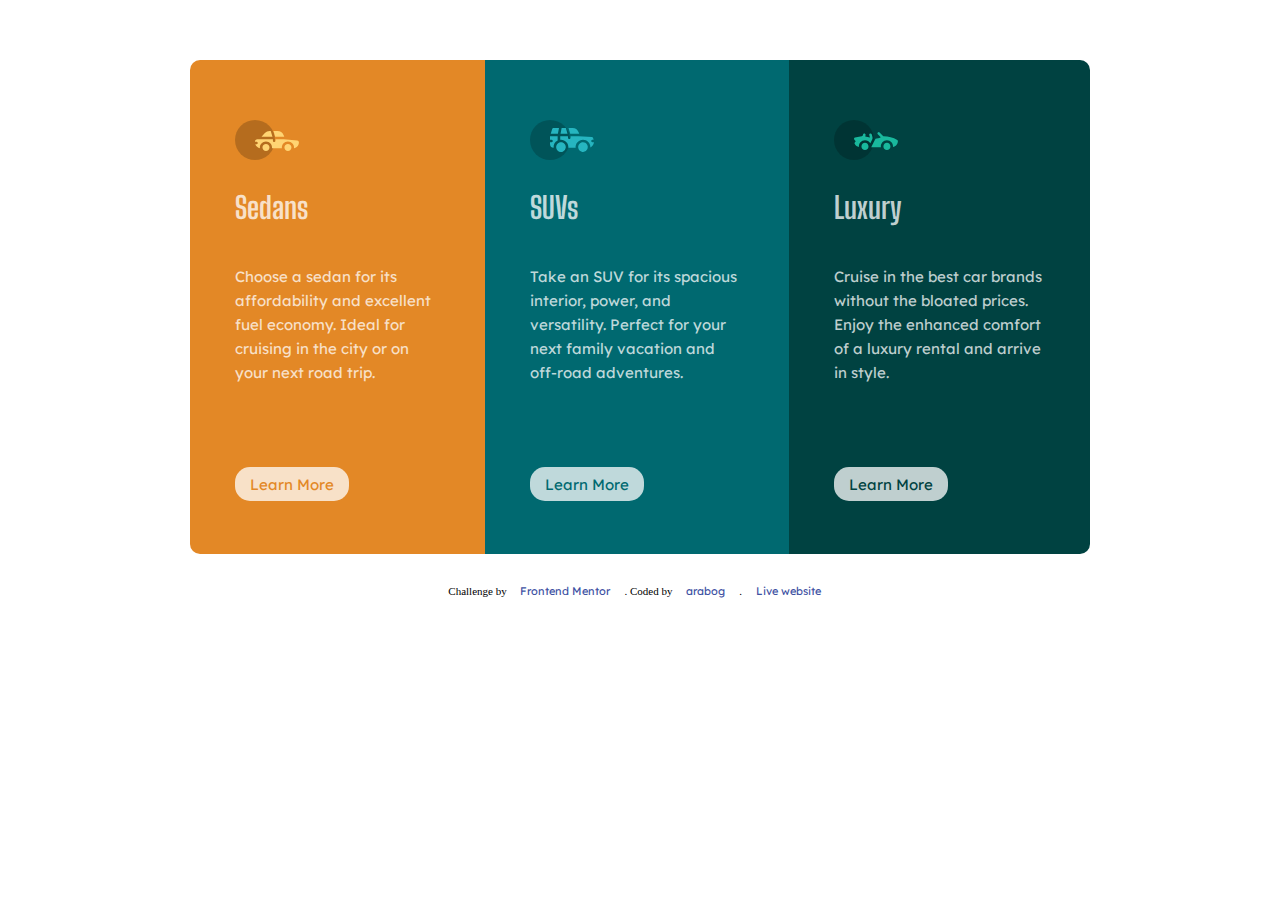
<file: 3-column-preview-card-component-main/index.html>
<!DOCTYPE html>
<html lang="en">
    <head>
        <meta charset="UTF-8" />
        <meta name="viewport" content="width=device-width, initial-scale=1.0" />
        <!-- displays site properly based on user's device -->

        <link
            href="https://fonts.googleapis.com/css2?family=Lexend+Deca&display=swap"
            rel="stylesheet"
        />

        <link
            href="https://fonts.googleapis.com/css2?family=Big+Shoulders+Display:wght@700&display=swap"
            rel="stylesheet"
        />

        <link rel="stylesheet" href="./styles.css" />

        <link
            rel="icon"
            type="image/png"
            sizes="32x32"
            href="./images/favicon-32x32.png"
        />

        <title>Frontend Mentor | 3-column preview card component</title>

        <!-- Feel free to remove these styles or customise in your own stylesheet 👍 -->
        <style>
            .attribution {
                font-size: 11px;
                text-align: center;
            }
            .attribution a {
                color: hsl(228, 45%, 44%);
            }
        </style>
    </head>
    <body>
        <main id="main">
            <div class="container add-ons">
                <div class="card one">
                    <img src="./images/icon-sedans.svg" alt="sedan" />

                    <h2 class="card-title">Sedans</h2>

                    <p class="card-body">
                        Choose a sedan for its affordability and excellent fuel
                        economy. Ideal for cruising in the city or on your next
                        road trip.
                    </p>

                    <a href="#" class="card-btn">Learn More</a>
                </div>

                <div class="card two">
                    <img src="./images/icon-suvs.svg" alt="suv" />

                    <h2 class="card-title">SUVs</h2>

                    <p class="card-body">
                        Take an SUV for its spacious interior, power, and
                        versatility. Perfect for your next family vacation and
                        off-road adventures.
                    </p>

                    <a href="#" class="card-btn">Learn More</a>
                </div>

                <div class="card three">
                    <img src="./images/icon-luxury.svg" alt="luxury" />

                    <h2 class="card-title">Luxury</h2>

                    <p class="card-body">
                        Cruise in the best car brands without the bloated
                        prices. Enjoy the enhanced comfort of a luxury rental
                        and arrive in style.
                    </p>

                    <a href="#" class="card-btn">Learn More</a>
                </div>
            </div>

            <div class="attribution">
                Challenge by
                <a
                    href="https://www.frontendmentor.io?ref=challenge"
                    target="_blank"
                >
                    Frontend Mentor </a
                >. Coded by
                <a href="#https://www.frontendmentor.io/profile/arabog">
                    arabog </a
                >.

                <a
                    href="https://araborg.github.io/3-column-card-component/"
                    target="_blank"
                >
                    Live website
                </a>
            </div>
        </main>
    </body>
</html>
</file>
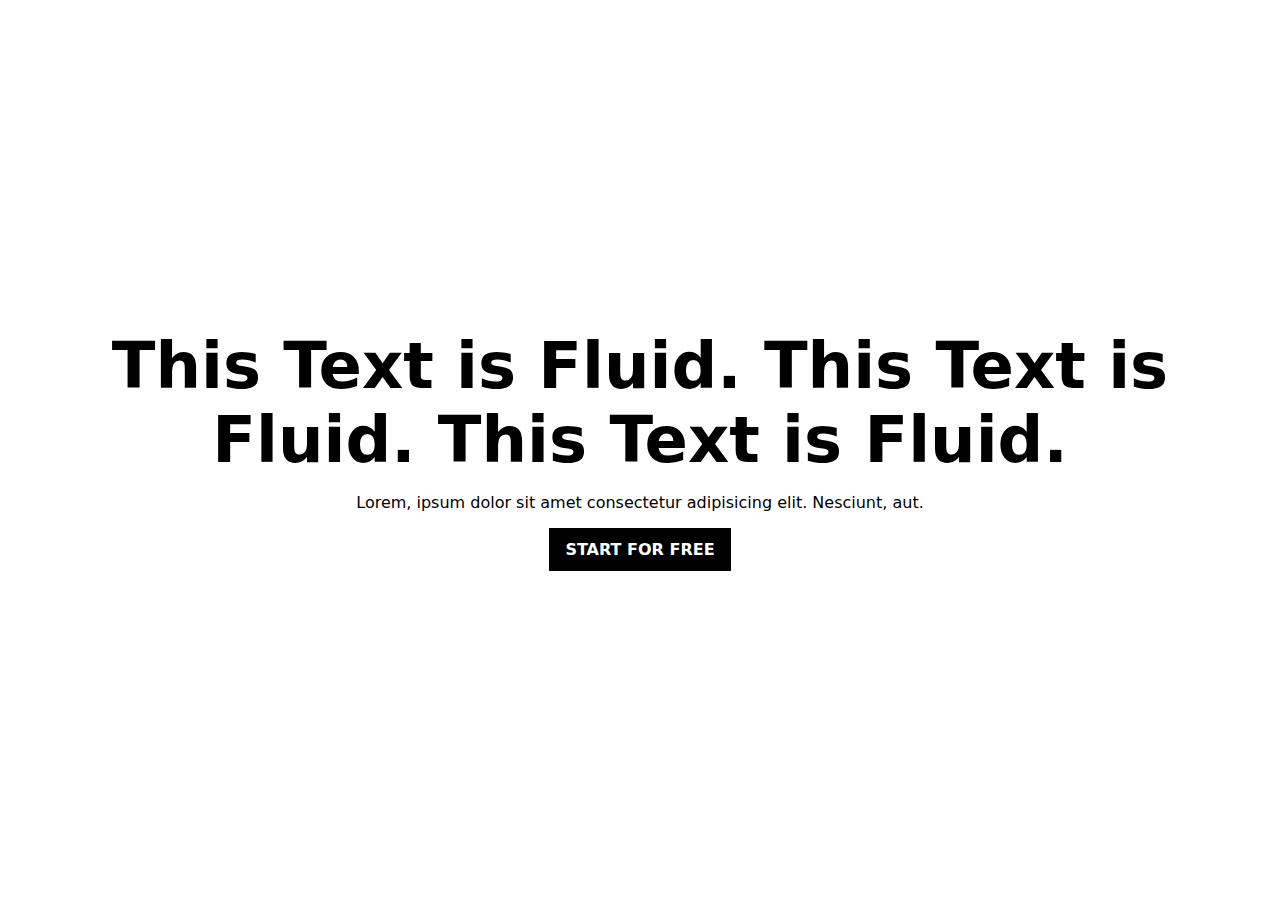
<file: css-clamp/index.html>
<!DOCTYPE html>
<html lang="en">
    <head>
        <meta charset="UTF-8" />
        <meta name="viewport" content="width=device-width, initial-scale=1.0" />

        <link rel="stylesheet" href="./styles.css" />

        <title>CSS Clamp</title>
    </head>
    <body>
        <h1>This Text is Fluid. This Text is Fluid. This Text is Fluid.</h1>

        <p>
            Lorem, ipsum dolor sit amet consectetur adipisicing elit. Nesciunt,
            aut.
        </p>

        <button>Start for free</button>
    </body>
</html>
</file>
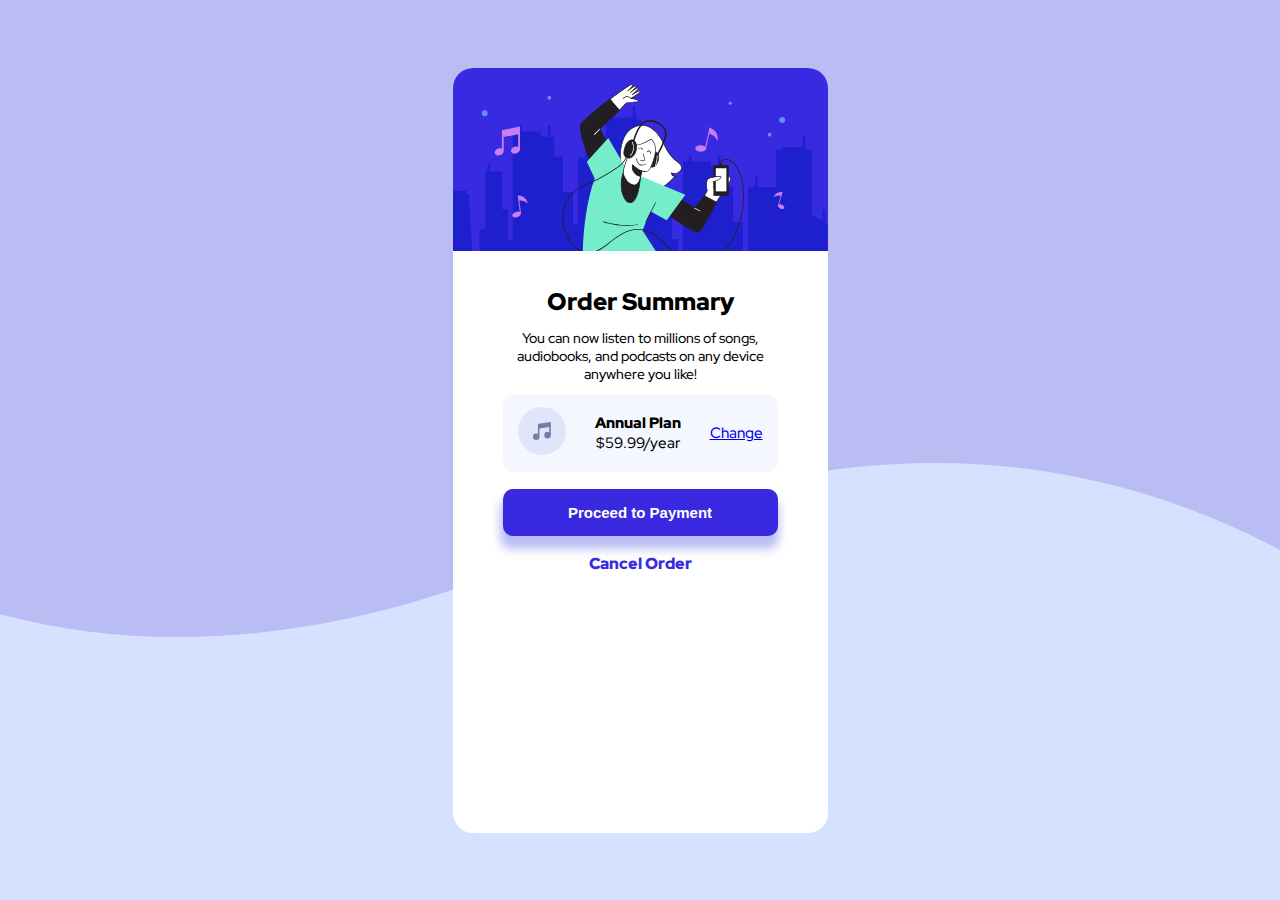
<file: Order Summary/index.html>
<!DOCTYPE html>
<html lang="en">
<head>
          <meta charset="UTF-8">
          <meta http-equiv="X-UA-Compatible" content="IE=edge">
          <meta name="viewport" content="width=device-width, initial-scale=1.0">
          
          <link rel="stylesheet" href="css/styles.css">

          <title>Order Summary</title>
</head>
<body>
          <div class="semi-gb"></div>
          
          <div class="container">
                    
                    <div class="inner-container">
                              <div class="top">
                                        <div class="top-img">
                                                  <img src="./img/illustration-hero.svg" alt="">
                                        </div>
                              </div>
          
                              <div class="bottom">
                                        <div class="heading">
                                                  <h3>Order Summary</h3>
                                        </div>

                                        <div>
                                                  <p>
                                                            You can now listen to millions of songs, 
                                                            audiobooks, and podcasts on any 
                                                            device anywhere you like! 
                                                  </p>
                                        </div>

                                        <div class="info">
                                                  <div class="icon">
                                                            <img src="./img/icon-music.svg" alt="">
                                                  </div>

                                                  <div class="middle">
                                                            <div class="first">
                                                                      Annual Plan   
                                                            </div>

                                                            <div class="second">
                                                                      $59.99/year
                                                            </div>
                                                  </div>

                                                  <div>
                                                            <a href="#" class="link">Change</a>
                                                  </div>
                                        </div>

                                        <div class="cta">
                                                  <button class="payment">Proceed to Payment</button>
                                        </div>

                                        <div class="cancel">
                                                  Cancel Order 
                                        </div>
                              </div>
                    </div>
          </div>
</body>
</html>
</file>
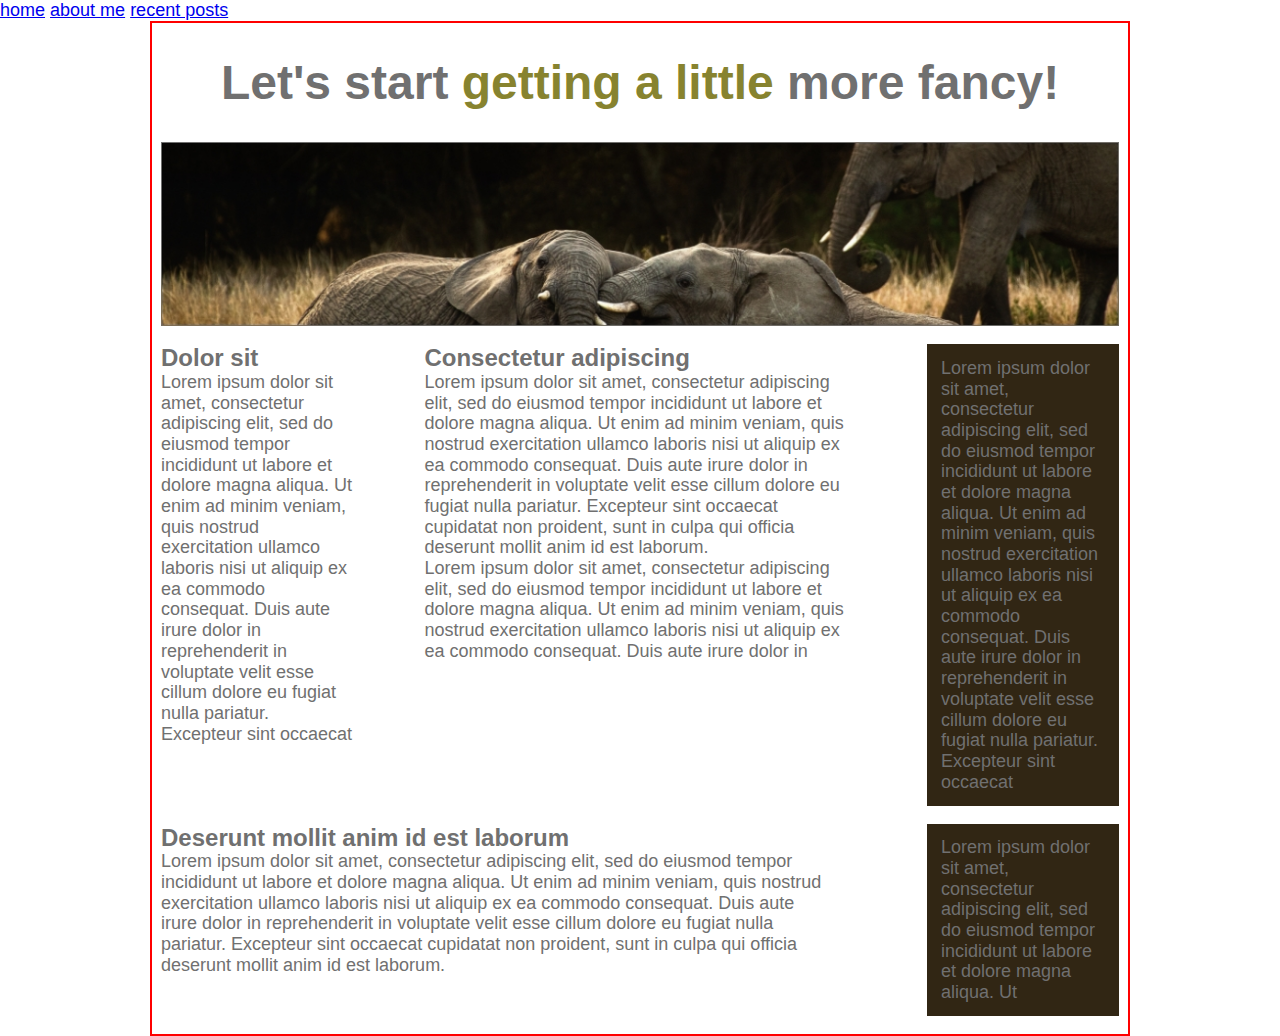
<file: reponsive-web-design-bootcamp-master/Module 2 - Starting to think Responsively/index.html>
<html>
    <html lang="en">
        <head>
            <meta
                name="viewport"
                content="width=device-width, initial-scale=1.0"
            />
            <link rel="stylesheet" href="normalize.css" />
            <link rel="stylesheet" href="./styles.css" />

            <title>Starting to think responsively</title>
        </head>

        <nav>
            <ul>
                <li>
                    <a href="index.html">home</a>
                    <a href="index.html">about me</a>
                    <a href="recent-posts.html">recent posts</a>
                </li>
            </ul>
        </nav>

        <body>
            <div class="container">
                <header class="header">
                    <h1 class="title">
                        Let's start <span>getting a little</span> more fancy!
                    </h1>

                    <img
                        src="./images/elephants.jpg"
                        class="title-img"
                        alt="elephants-img"
                    />
                </header>

                <main class="main">
                    <div class="columns three-columns">
                        <div class="col col-one">
                            <h2 class="col-title">Dolor sit</h2>

                            <p class="col-text">
                                Lorem ipsum dolor sit amet, consectetur
                                adipiscing elit, sed do eiusmod tempor
                                incididunt ut labore et dolore magna aliqua. Ut
                                enim ad minim veniam, quis nostrud exercitation
                                ullamco laboris nisi ut aliquip ex ea commodo
                                consequat. Duis aute irure dolor in
                                reprehenderit in voluptate velit esse cillum
                                dolore eu fugiat nulla pariatur. Excepteur sint
                                occaecat
                            </p>
                        </div>

                        <div class="col col-two">
                            <h2 class="col-title">Consectetur adipiscing</h2>

                            <p class="col-text">
                                Lorem ipsum dolor sit amet, consectetur
                                adipiscing elit, sed do eiusmod tempor
                                incididunt ut labore et dolore magna aliqua. Ut
                                enim ad minim veniam, quis nostrud exercitation
                                ullamco laboris nisi ut aliquip ex ea commodo
                                consequat. Duis aute irure dolor in
                                reprehenderit in voluptate velit esse cillum
                                dolore eu fugiat nulla pariatur. Excepteur sint
                                occaecat cupidatat non proident, sunt in culpa
                                qui officia deserunt mollit anim id est laborum.
                            </p>

                            <p class="col-text">
                                Lorem ipsum dolor sit amet, consectetur
                                adipiscing elit, sed do eiusmod tempor
                                incididunt ut labore et dolore magna aliqua. Ut
                                enim ad minim veniam, quis nostrud exercitation
                                ullamco laboris nisi ut aliquip ex ea commodo
                                consequat. Duis aute irure dolor in
                            </p>
                        </div>

                        <div class="col col-one aside">
                            <p class="col-text">
                                Lorem ipsum dolor sit amet, consectetur
                                adipiscing elit, sed do eiusmod tempor
                                incididunt ut labore et dolore magna aliqua. Ut
                                enim ad minim veniam, quis nostrud exercitation
                                ullamco laboris nisi ut aliquip ex ea commodo
                                consequat. Duis aute irure dolor in
                                reprehenderit in voluptate velit esse cillum
                                dolore eu fugiat nulla pariatur. Excepteur sint
                                occaecat
                            </p>
                        </div>
                    </div>

                    <div class="columns two-columns">
                        <div class="col col-three">
                            <h2 class="col-title">
                                Deserunt mollit anim id est laborum
                            </h2>

                            <p class="col-text">
                                Lorem ipsum dolor sit amet, consectetur
                                adipiscing elit, sed do eiusmod tempor
                                incididunt ut labore et dolore magna aliqua. Ut
                                enim ad minim veniam, quis nostrud exercitation
                                ullamco laboris nisi ut aliquip ex ea commodo
                                consequat. Duis aute irure dolor in
                                reprehenderit in voluptate velit esse cillum
                                dolore eu fugiat nulla pariatur. Excepteur sint
                                occaecat cupidatat non proident, sunt in culpa
                                qui officia deserunt mollit anim id est laborum.
                            </p>
                        </div>

                        <div class="col col-one aside">
                            <p class="col-text">
                                Lorem ipsum dolor sit amet, consectetur
                                adipiscing elit, sed do eiusmod tempor
                                incididunt ut labore et dolore magna aliqua. Ut
                            </p>
                        </div>
                    </div>
                </main>
            </div>

            <!-- <div class="container">
            <h1></h1>

            <img src="" alt="" />

            <div class="columns">
                <div></div>
                <div></div>
                <div></div>
            </div>

            <div class="columns">
                <div></div>
                <div></div>
            </div>
        </div> -->
        </body>
    </html>
</html>
</file>
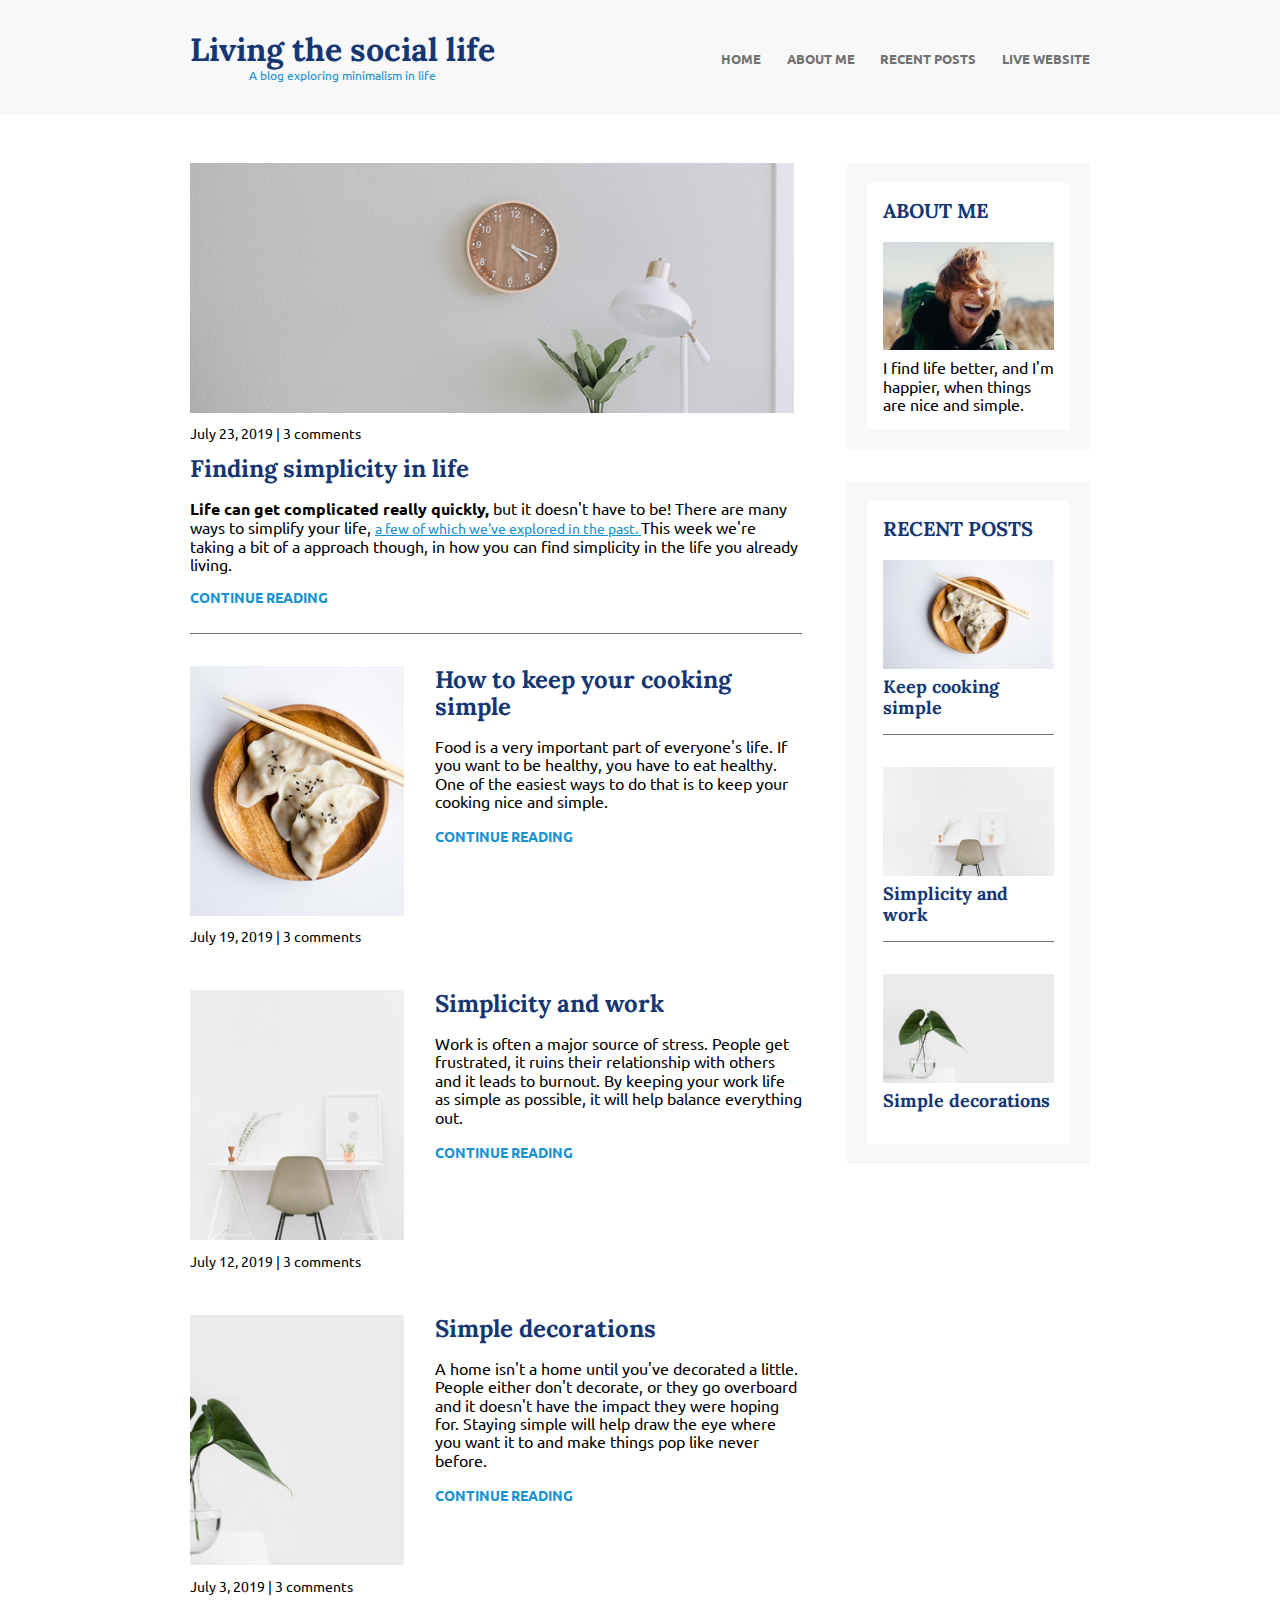
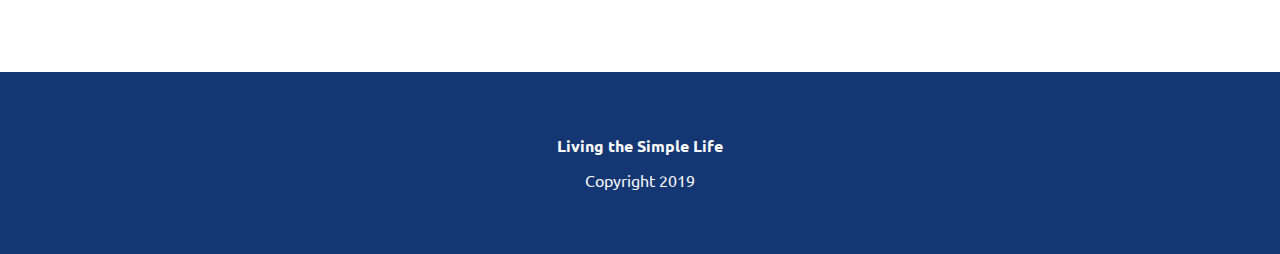
<file: reponsive-web-design-bootcamp-master/Module 2- A simple life/index.html>
<!DOCTYPE html>
<html lang="en">
    <head>
        <meta charset="UTF-8" />
        <meta name="viewport" content="width=device-width, initial-scale=1.0" />

        <link rel="stylesheet" href="normalize.css" />

        <link
            href="https://fonts.googleapis.com/css?family=Lora|Ubuntu:300,400,700&display=swap"
            rel="stylesheet"
        />

        <link rel="stylesheet" href="css/styles.css" />
    </head>
    <body>
        <header>
            <div class="container container-flex">
                <div class="site-title">
                    <h1>Living the social life</h1>

                    <p class="subtitle">A blog exploring minimalism in life</p>
                </div>

                <nav>
                    <ul>
                        <li><a href="#" class="current-page">Home</a></li>
                        <li><a href="#">About me</a></li>
                        <li><a href="#">Recent posts</a></li>

                        <li>
                            <a
                                href="https://arabog.github.io/reponsive-web-design-bootcamp/"
                                target="_blank"
                            >
                                Live website
                            </a>
                        </li>
                    </ul>
                </nav>
            </div>
        </header>

        <div class="container container-flex">
            <main role="main">
                <article class="article-featured">
                    <h2 class="article-title">Finding simplicity in life</h2>

                    <img src="./img/life.jpg" alt="" class="article-image" />

                    <p class="article-info">July 23, 2019 | 3 comments</p>

                    <p class="article-body">
                        <strong>
                            Life can get complicated really quickly,
                        </strong>
                        but it doesn't have to be! There are many ways to
                        simplify your life,

                        <a href="#">
                            a few of which we've explored in the past.
                        </a>

                        This week we're taking a bit of a approach though, in
                        how you can find simplicity in the life you already
                        living.
                    </p>

                    <a href="" class="article-read-more">continue reading</a>
                </article>

                <article class="article-recent">
                    <div class="article-recent-main">
                        <h2 class="article-title">
                            How to keep your cooking simple
                        </h2>

                        <p class="article-body">
                            Food is a very important part of everyone's life. If
                            you want to be healthy, you have to eat healthy. One
                            of the easiest ways to do that is to keep your
                            cooking nice and simple.
                        </p>

                        <a href="" class="article-read-more">
                            continue reading
                        </a>
                    </div>

                    <div class="article-recent-secondary">
                        <img
                            src="./img/food.jpg"
                            alt=""
                            class="article-image"
                        />

                        <p class="article-info">July 19, 2019 | 3 comments</p>
                    </div>
                </article>

                <article class="article-recent">
                    <div class="article-recent-main">
                        <h2 class="article-title">Simplicity and work</h2>

                        <p class="article-body">
                            Work is often a major source of stress. People get
                            frustrated, it ruins their relationship with others
                            and it leads to burnout. By keeping your work life
                            as simple as possible, it will help balance
                            everything out.
                        </p>

                        <a href="" class="article-read-more">
                            continue reading
                        </a>
                    </div>

                    <div class="article-recent-secondary">
                        <img
                            src="./img/work.jpg"
                            alt=""
                            class="article-image"
                        />

                        <p class="article-info">July 12, 2019 | 3 comments</p>
                    </div>
                </article>

                <article class="article-recent">
                    <div class="article-recent-main">
                        <h2 class="article-title">Simple decorations</h2>

                        <p class="article-body">
                            A home isn't a home until you've decorated a little.
                            People either don't decorate, or they go overboard
                            and it doesn't have the impact they were hoping for.
                            Staying simple will help draw the eye where you want
                            it to and make things pop like never before.
                        </p>

                        <a href="" class="article-read-more">
                            continue reading
                        </a>
                    </div>

                    <div class="article-recent-secondary">
                        <img
                            src="./img/deco.jpg"
                            alt=""
                            class="article-image"
                        />

                        <p class="article-info">July 3, 2019 | 3 comments</p>
                    </div>
                </article>
            </main>

            <aside class="sidebar">
                <div class="sidebar-widget">
                    <h2 class="widget-title">about me</h2>

                    <img src="./img/about-me.jpg" alt="" class="widget-image" />

                    <p class="widget-body">
                        I find life better, and I'm happier, when things are
                        nice and simple.
                    </p>
                </div>

                <div class="sidebar-widget">
                    <h2 class="widget-title">recent posts</h2>

                    <div class="widget-recent-post">
                        <h3 class="widget-recent-post-title">
                            Keep cooking simple
                        </h3>

                        <img src="./img/food.jpg" alt="" class="widget-image" />
                    </div>

                    <div class="widget-recent-post">
                        <h3 class="widget-recent-post-title">
                            Simplicity and work
                        </h3>

                        <img src="./img/work.jpg" alt="" class="widget-image" />
                    </div>

                    <div class="widget-recent-post">
                        <h3 class="widget-recent-post-title">
                            Simple decorations
                        </h3>

                        <img src="./img/deco.jpg" alt="" class="widget-image" />
                    </div>
                </div>
            </aside>
        </div>

        <footer>
            <p>
                <strong>Living the Simple Life</strong>
            </p>

            <p>Copyright 2019</p>
        </footer>
    </body>
</html>

<!-- 
        <div class="container">
            <main role="main">
                <article class="article-featured">
                    <h2 class="article-title"></h2>

                    <img src="" alt="" class="article-image" />

                    <p class="article-info"></p>

                    <p class="article-body"></p>

                    <a href="" class="article-read-more"></a>
                </article>

                <article class="article-recent">
                    <div class="article-recent-main">
                        <h2 class="article-title"></h2>

                        <p class="article-body"></p>
                        <a href="" class="article-read-more"></a>
                    </div>

                    <div class="article-recent-secondary">
                        <img src="" alt="" class="article-image" />

                        <p class="article-info"></p>
                    </div>
                </article>

                <article class="article-recent">
                    <div class="article-recent-main">
                        <h2 class="article-title"></h2>

                        <p class="article-body"></p>
                        <a href="" class="article-read-more"></a>
                    </div>

                    <div class="article-recent-secondary">
                        <img src="" alt="" class="article-image" />

                        <p class="article-info"></p>
                    </div>
                </article>

                <article class="article-recent">
                    <div class="article-recent-main">
                        <h2 class="article-title"></h2>

                        <p class="article-body"></p>
                        <a href="" class="article-read-more"></a>
                    </div>

                    <div class="article-recent-secondary">
                        <img src="" alt="" class="article-image" />

                        <p class="article-info"></p>
                    </div>
                </article>
            </main>

            <aside class="sidebar">
                <div class="sidebar-widget">
                    <h2 class="widget-title"></h2>

                    <img src="" alt="" class="widget-image" />

                    <p class="widget-body"></p>
                </div>

                <div class="sidebar-widget">
                    <h2 class="widget-title"></h2>

                    <div class="widget-recent-post">
                        <h3 class="widget-recent-post-title"></h3>

                        <img src="" alt="" class="widget-image" />
                    </div>

                    <div class="widget-recent-post">
                        <h3 class="widget-recent-post-title"></h3>

                        <img src="" alt="" class="widget-image" />
                    </div>

                    <div class="widget-recent-post">
                        <h3 class="widget-recent-post-title"></h3>

                        <img src="" alt="" class="widget-image" />
                    </div>
                </div>
            </aside>
        </div>

        <footer>
            <p></p>

            <p></p>
        </footer>


body {
    margin: 0;

    font-family: "Ubuntu", sans-serif;

    font-size: 1.125rem; /* 18px */

    font-weight: 300;
}

img {
    max-width: 100%;

    display: block;
}

/* =================
Typography
================= */

h1,
h2,
h3 {
    font-family: "Lora", serif;
    font-weight: 400;
    color: #143774;

    margin-top: 0;
}

h1 {
    font-size: 2rem;
    margin: 0;
}

a {
    color: #1792d2;
}

a:hover,
a:focus {
    color: #143774;
}

strong {
    font-weight: 700;
}

.subtitle {
    font-weight: 700;
    color: #1792d2;
    font-size: 0.75rem;
    margin: 0;
}

.article-title {
    font-size: 1.5rem;
}

.article-read-more,
.article-info {
    font-size: 0.875rem;
}

.article-read-more {
    color: #1792d2;
    text-decoration: none;

    font-weight: 700;

    text-transform: uppercase;
}

.article-read-more:hover,
.article-read-more:focus {
    color: #143774;
    text-decoration: underline;
}

.article-info {
    margin: 2em 0;
}

.widget-recent-post {
    display: flex;

    flex-direction: column;
    border-bottom: 1px solid #707070;

    margin-bottom: 1em;
}

.widget-recent-post:last-child {
    border: 0;

    margin: 0;
}

.widget-image {
    order: -1;
}

.widget-title,
.widget-recent-post-title {
    font-size: 1rem;
}

.widget-title {
    font-family: "Ubuntu", sans-serif;
    font-weight: 700;

    text-transform: uppercase;
}

/* =================
Layout
================= */

.container {
    width: 90%;
    max-width: 900px;

    margin: 0 auto;
}

.container-flex {
    display: flex;
    flex-direction: column;
}

header {
    background: #f8f8f8;
    padding: 2em 0;

    text-align: center;

    margin-bottom: 3em;
}

footer {
    background-color: #143774;

    color: #fff;

    text-align: center;
    padding: 3em 0;
}

/* navigation */

nav ul {
    list-style: none;
    padding: 0;

    display: flex;
    justify-content: center;
}

nav a {
    text-decoration: none;
    color: #707070;
    font-weight: 700;

    padding: 0.25em 0;
}

nav a:hover,
nav a:focus {
    color: #1792d2;
}

.current-page {
    border-bottom: 1px solid #707070;
}

.current-page:hover {
    color: #585858;
}

nav ul {
    flex-direction: column;
}

nav li {
    margin: 0.5em 0;
}

/* articles */
.article-featured {
    border-bottom: #707070 1px solid;

    padding-bottom: 2em;

    margin-bottom: 2em;
}

.article-recent {
    display: flex;

    flex-direction: column;

    margin-bottom: 2em;
}

.article-recent-main {
    order: 2;
}

.article-recent-secondary {
    order: 1;
}

.article-featured {
    display: flex;

    flex-direction: column;
}

.article-image {
    order: -2;
}

.article-info {
    order: -1;
}

/* widget */
.sidebar-widget {
    border: 20px solid #ebebeb;

    padding: 0.75em; /* 12px */

    margin-bottom: 2em;
}

/* media-query */
@media (min-width: 675px) {
    .container-flex {
        flex-direction: row;
        justify-content: space-between;
    }

    nav ul {
        flex-direction: row;
    }

    nav li {
        margin-left: 2em;
    }

    main {
        width: 70%;
    }

    aside {
        width: 25%;
        min-width: 250px;

        margin-left: 1em;
    }

    .article-recent {
        flex-direction: row;
        justify-content: space-between;
    }

    .article-recent-main {
        width: 68%;
    }

    .article-recent-secondary {
        width: 30%;
    }

    .article-image {
        width: 100%;
        min-height: 250px;

        object-fit: cover;
    }
}


-->
</file>
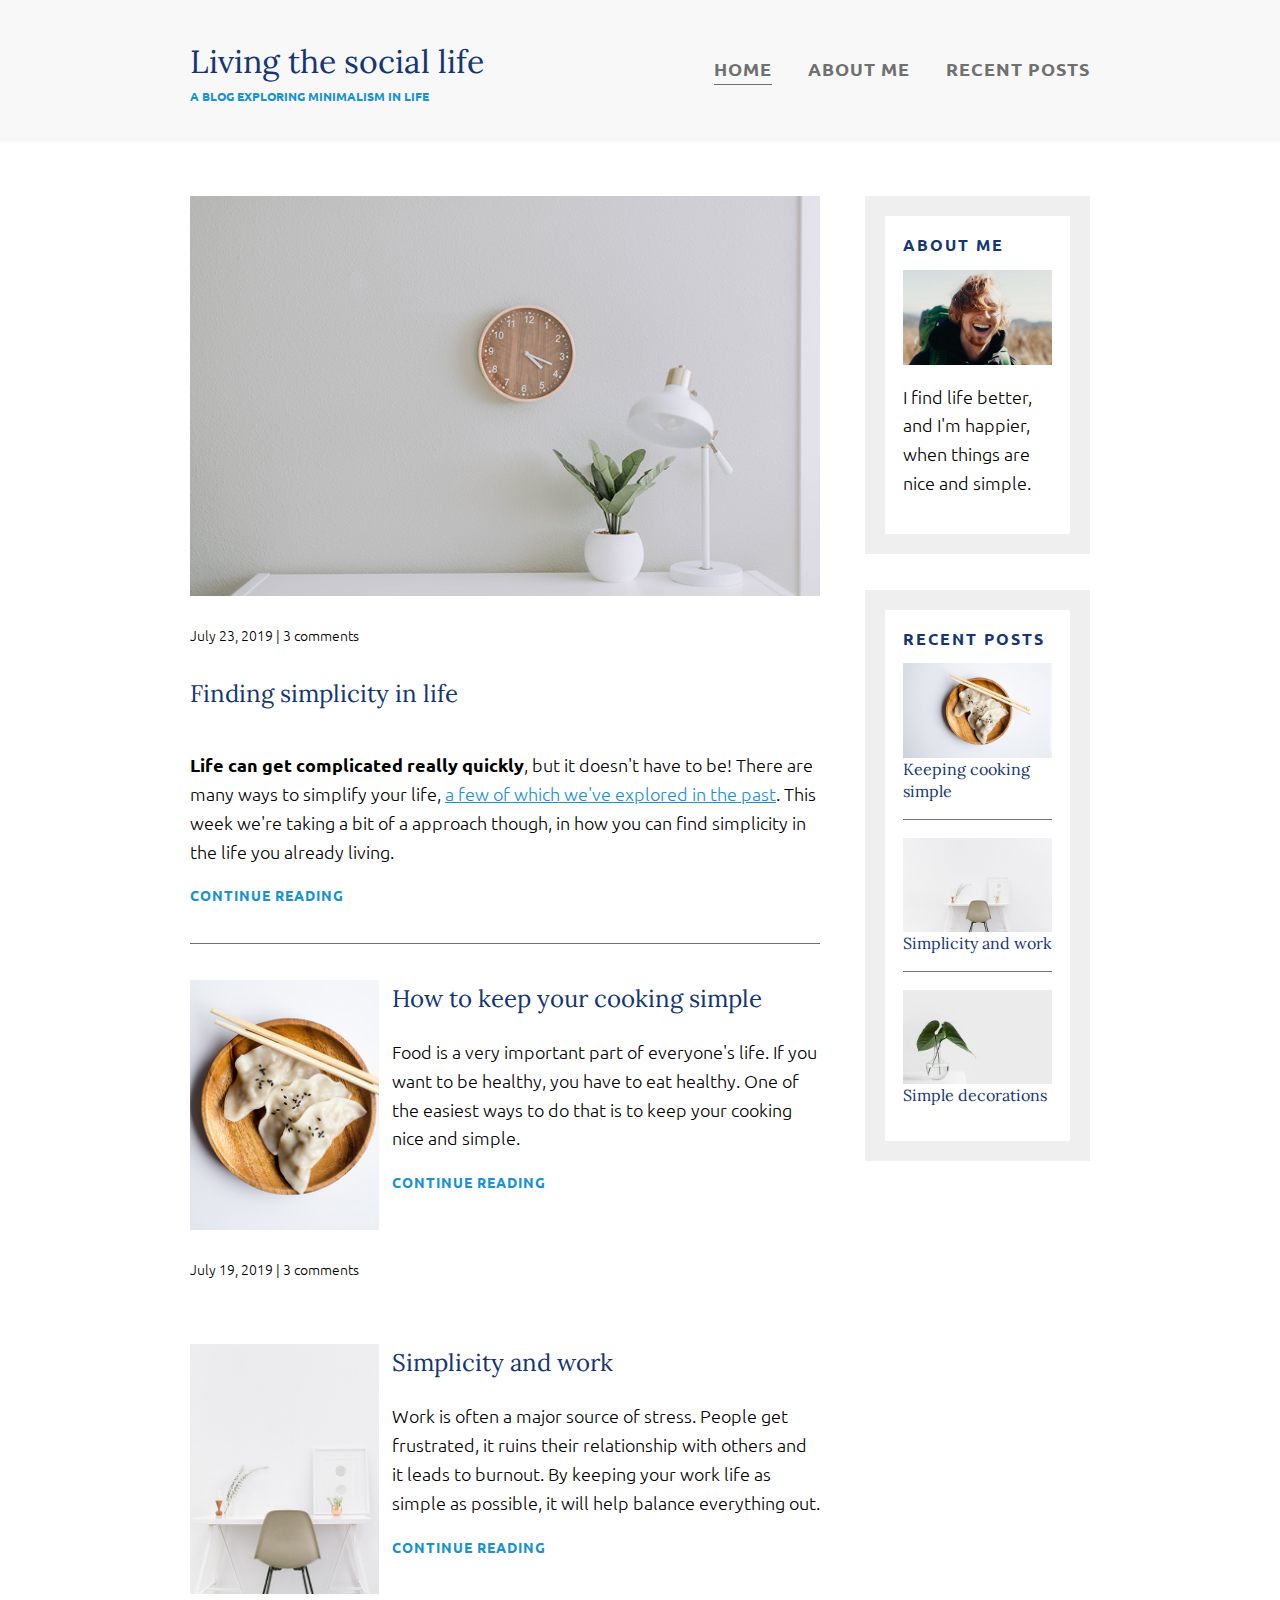
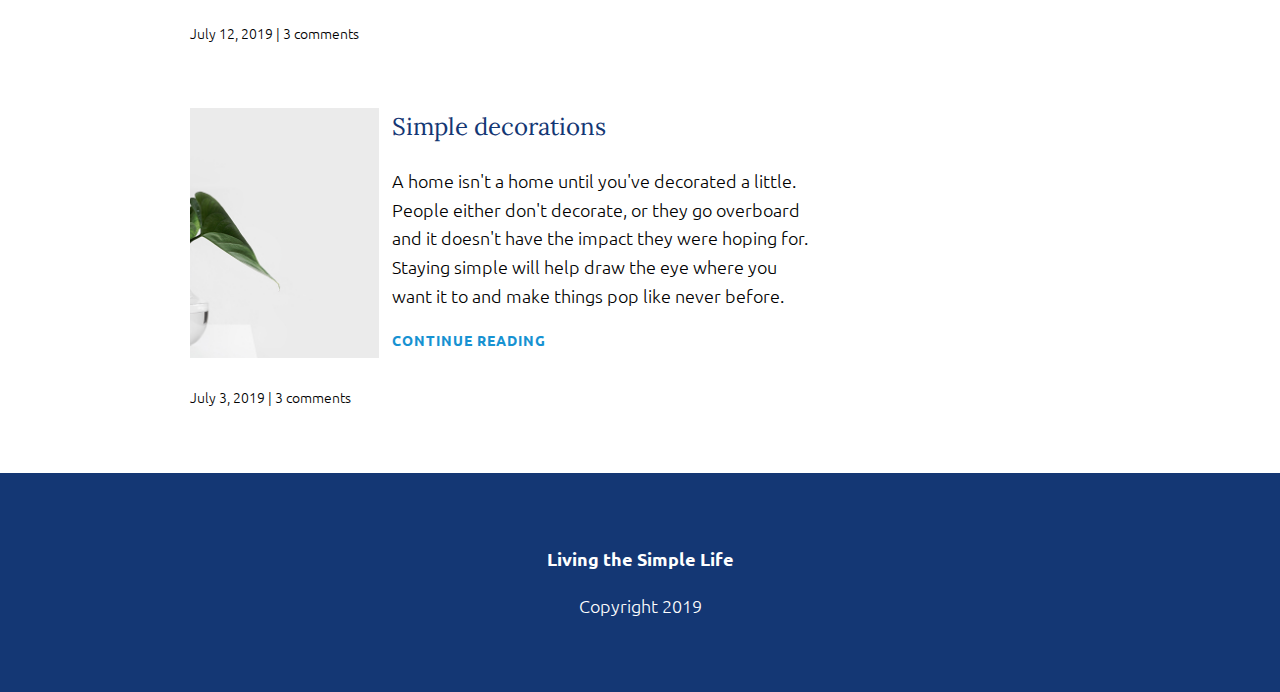
<file: reponsive-web-design-bootcamp-master/Module 5 - Social life with grid/index.html>
<html>
    <head><link rel="stylesheet" href="normalize.css">
        <link href="https://fonts.googleapis.com/css?family=Lora|Ubuntu:300,400,700&display=swap" rel="stylesheet">
        <link rel="stylesheet" href="css/styles.css">
    </head>
    <body> 
        <header>
            <div class="container container-flex">
                <div class="site-title">
                    <h1>Living the social life</h1>
                    <p class="subtitle">A blog exploring minimalism in LIFE</p>
                </div>
                <nav>
                    <ul>
                        <li><a class="current-page" href="index.html">Home</a></li>
                        <li><a href="about-me.html">About me</a></li>
                        <li><a href="recent-posts.html">Recent posts</a></li>
                    </ul>
                </nav>
            </div> <!-- / .container -->
        </header>
        
        <div class="container container-flex">
            <main role="main">
                
                <article class="article-featured">
                    <h2 class="article-title">Finding simplicity in life</h2>
                    <img src="img/life.jpg" alt="simple white desk on a white wall with a plant on the far right side" class="article-image">
                    <p class="article-info">July 23, 2019 | 3 comments</p>
                    <p class="article-body"><strong>Life can get complicated really quickly</strong>, but it doesn't have to be! There are many ways to simplify your life, <a href="#">a few of which we've explored in the past</a>. This week we're taking a bit of a approach though, in how you can find simplicity in the life you already living.</p>
                    <a href="#" class="article-read-more">Continue reading</a>
                </article>
                
                <article class="article-recent">
                    <div class="article-recent-main">
                        <h2 class="article-title">How to keep your cooking simple </h2>
                        <p class="article-body">Food is a very important part of everyone's life. If you want to be healthy, you have to eat healthy. One of the easiest ways to do that is to keep your cooking nice and simple.</p>
                        <a href="#" class="article-read-more">CONTINUE READING</a>
                    </div>
                    <div class="article-recent-secondary">
                        <img src="img/food.jpg" alt="two dumplings on a wood plate with chopsticks" class="article-image">
                        <p class="article-info">July 19, 2019 | 3 comments</p>
                    </div>
                </article>
                
                <article class="article-recent">
                    <div class="article-recent-main">
                        <h2 class="article-title">Simplicity and work </h2>
                        <p class="article-body">Work is often a major source of stress. People get frustrated, it ruins their relationship with others and it leads to burnout. By keeping your work life as simple as possible, it will help balance everything out.</p>
                        <a href="#" class="article-read-more">CONTINUE READING</a>
                    </div>
                    <div class="article-recent-secondary">
                        <img src="img/work.jpg" alt="a chair white chair at a white desk on a white wall" class="article-image">
                        <p class="article-info">July 12, 2019 | 3 comments</p>
                    </div>
                </article>
                
                <article class="article-recent">
                    <div class="article-recent-main">
                        <h2 class="article-title">Simple decorations</h2>
                        <p class="article-body">A home isn't a home until you've decorated a little. People either don't decorate, or they go overboard and it doesn't have the impact they were hoping for. Staying simple will help draw the eye where you want it to and make things pop like never before.</p>
                        <a href="#" class="article-read-more">CONTINUE READING</a>
                    </div>
                    <div class="article-recent-secondary">
                        <img src="img/deco.jpg" alt="a green plant in a clear, round vase with water in it" class="article-image">
                        <p class="article-info">July 3, 2019 | 3 comments</p>
                    </div>
                </article>
            </main>
            
            <aside class="sidebar">
                
                <div class="sidebar-widget">
                    <h2 class="widget-title">ABOUT ME</h2>
                    <img src="img/about-me.jpg" alt="john doe" class="widget-image">
                    <p class="widget-body">I find life better, and I'm happier, when things are nice and simple.</p>
                </div>
                
                <div class="sidebar-widget">
                    <h2 class="widget-title">RECENT POSTS</h2>
                    <div class="widget-recent-post">
                        <h3 class="widget-recent-post-title">Keeping cooking simple</h3>
                        <img src="img/food.jpg" alt="two dumplings on a wood plate with chopsticks" class="widget-image">
                    </div>
                    <div class="widget-recent-post">
                        <h3 class="widget-recent-post-title">Simplicity and work</h3>
                        <img src="img/work.jpg" alt="a chair white chair at a white desk on a white wall" class="widget-image">
                    </div>
                    <div class="widget-recent-post">
                        <h3 class="widget-recent-post-title">Simple decorations</h3>
                        <img src="img/deco.jpg" alt="a green plant in a clear, round vase with water in it" class="widget-image">
                    </div>
                </div>
                
            </aside>
            
        </div>
        
        
        <footer>
            <p><strong>Living the Simple Life</strong></p>
            <p>Copyright 2019</p>
        </footer>

        
        
    </body>
</html>
</file>
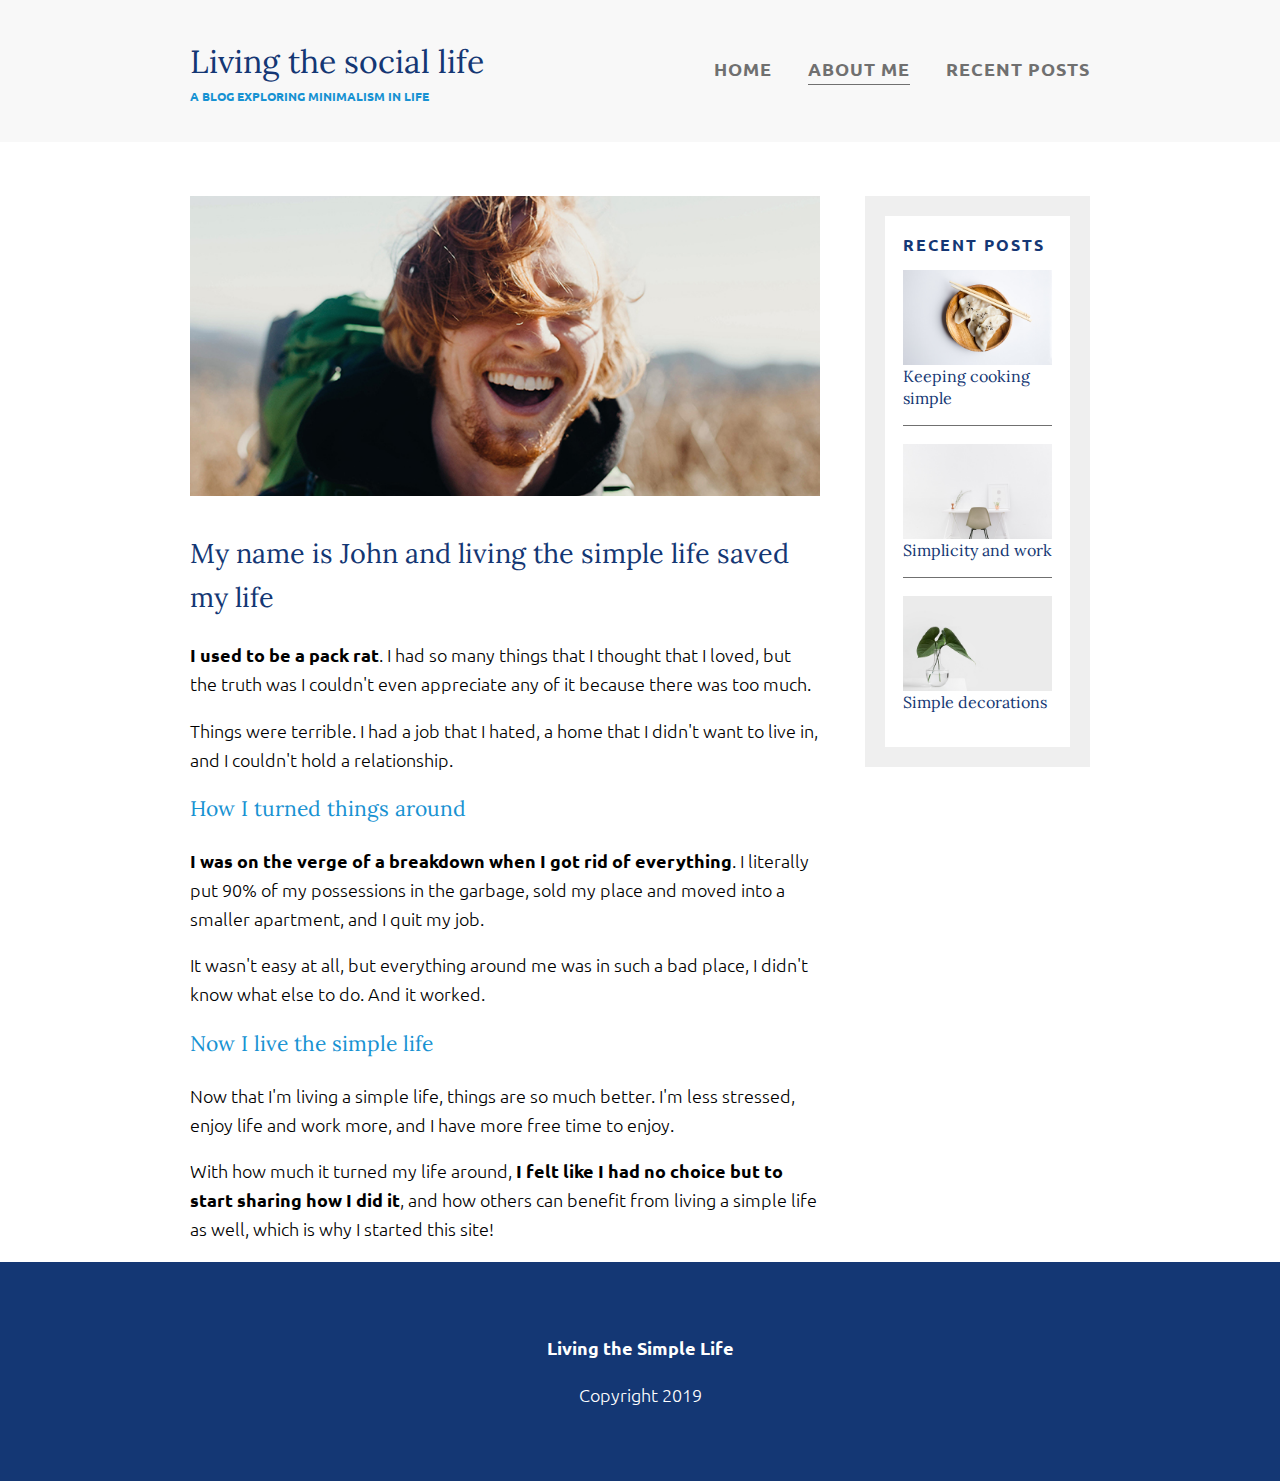
<file: reponsive-web-design-bootcamp-master/Module 5 - Social life with grid/about-me.html>
<html>
    <head><link rel="stylesheet" href="normalize.css">
        <link href="https://fonts.googleapis.com/css?family=Lora|Ubuntu:300,400,700&display=swap" rel="stylesheet">
        <link rel="stylesheet" href="css/styles.css">
    </head>
    <body> 
        <header>
            <div class="container container-flex">
                <div class="site-title">
                    <h1>Living the social life</h1>
                    <p class="subtitle">A blog exploring minimalism in life</p>
                </div>
                <nav>
                    <ul>
                        <li><a href="index.html">Home</a></li>
                        <li><a class="current-page" href="about-me.html">About me</a></li>
                        <li><a href="recent-posts.html">Recent posts</a></li>
                    </ul>
                </nav>
            </div> <!-- / .container -->
        </header>
        
        <div class="container container-flex">
            <main role="main">
                <img src="img/about-me.jpg" class="image-full">
                <h2>My name is John and living the simple life saved my life</h2>

                <p><strong>I used to be a pack rat</strong>. I had so many things that I thought that I loved, but the truth was I couldn't even appreciate any of it because there was too much.</p>
                <p>Things were terrible. I had a job that I hated, a home that I didn't want to live in, and I couldn't hold a relationship.</p>

                <h3>How I turned things around</h3>
                <p><strong>I was on the verge of a breakdown when I got rid of everything</strong>. I literally put 90% of my possessions in the garbage, sold my place and moved into a smaller apartment, and I quit my job.</p>
                <p>It wasn't easy at all, but everything around me was in such a bad place, I didn't know what else to do. And it worked.</p>

                <h3>Now I live the simple life</h3>
                <p>Now that I'm living a simple life, things are so much better. I'm less stressed, enjoy life and work more, and I have more free time to enjoy.</p>
                <p>With how much it turned my life around, <strong>I felt like I had no choice but to start sharing how I did it</strong>, and how others can benefit from living a simple life as well, which is why I started this site!</p>
            </main>
            
            <aside class="sidebar">
                            
                <div class="sidebar-widget">
                    <h2 class="widget-title">RECENT POSTS</h2>
                    <div class="widget-recent-post">
                        <h3 class="widget-recent-post-title">Keeping cooking simple</h3>
                        <img src="img/food.jpg" alt="two dumplings on a wood plate with chopsticks" class="widget-image">
                    </div>
                    <div class="widget-recent-post">
                        <h3 class="widget-recent-post-title">Simplicity and work</h3>
                        <img src="img/work.jpg" alt="a chair white chair at a white desk on a white wall" class="widget-image">
                    </div>
                    <div class="widget-recent-post">
                        <h3 class="widget-recent-post-title">Simple decorations</h3>
                        <img src="img/deco.jpg" alt="a green plant in a clear, round vase with water in it" class="widget-image">
                    </div>
                </div>
                
            </aside>
            
        </div>
        
        
        <footer>
            <p><strong>Living the Simple Life</strong></p>
            <p>Copyright 2019</p>
        </footer>

        
        
    </body>
</html>
</file>
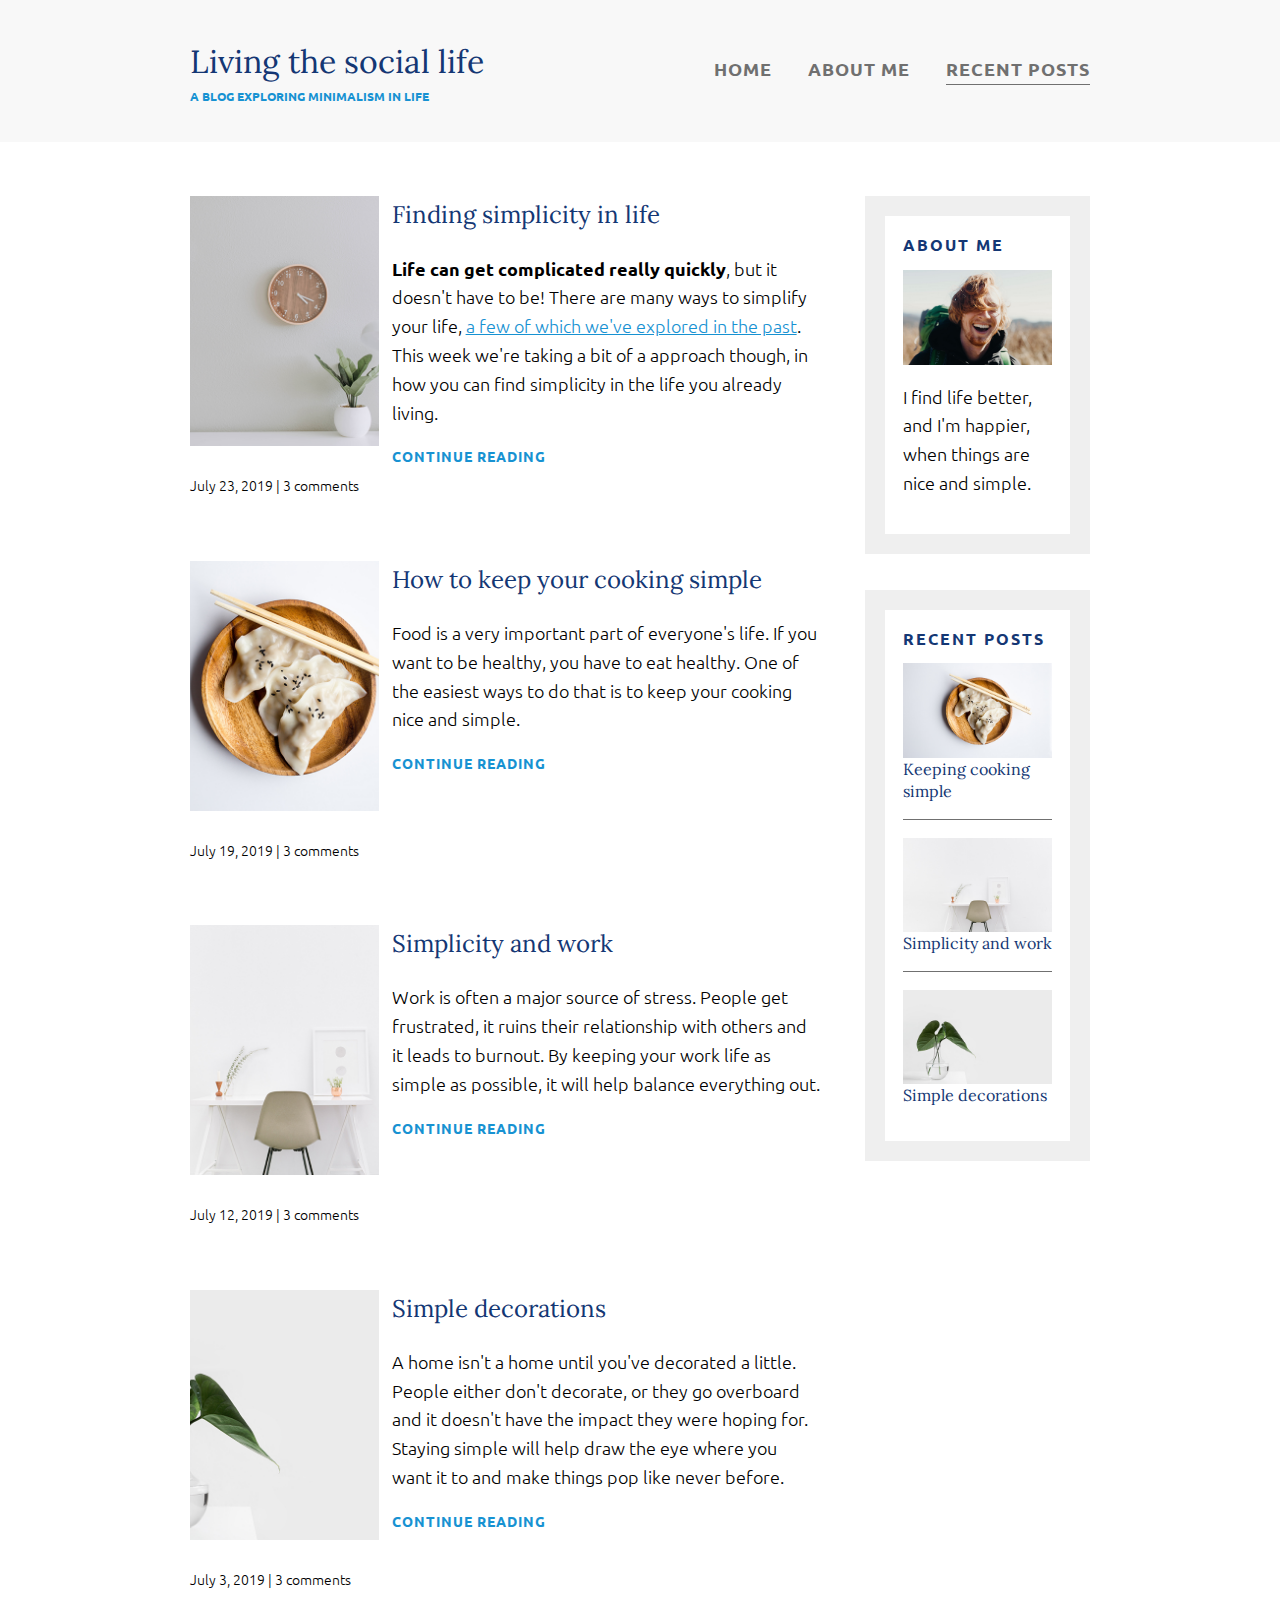
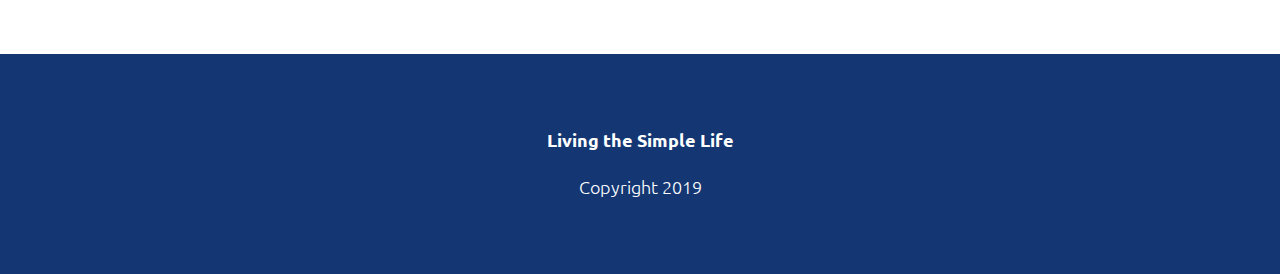
<file: reponsive-web-design-bootcamp-master/Module 5 - Social life with grid/recent-posts.html>
<html>
    <head><link rel="stylesheet" href="normalize.css">
        <link href="https://fonts.googleapis.com/css?family=Lora|Ubuntu:300,400,700&display=swap" rel="stylesheet">
        <link rel="stylesheet" href="css/styles.css">
    </head>
    <body> 
        <header>
            <div class="container container-flex">
                <div class="site-title">
                    <h1>Living the social life</h1>
                    <p class="subtitle">A blog exploring minimalism in life</p>
                </div>
                <nav>
                    <ul>
                        <li><a href="index.html">Home</a></li>
                        <li><a href="about-me.html">About me</a></li>
                        <li><a class="current-page" href="recent-posts.html">Recent posts</a></li>
                    </ul>
                </nav>
            </div> <!-- / .container -->
        </header>
        
        <div class="container container-flex">
            <main role="main">
                
                <article class="article-recent">
                    <div class="article-recent-main">
                        <h2 class="article-title">Finding simplicity in life</h2>
                        <p class="article-body"><strong>Life can get complicated really quickly</strong>, but it doesn't have to be! There are many ways to simplify your life, <a href="#">a few of which we've explored in the past</a>. This week we're taking a bit of a approach though, in how you can find simplicity in the life you already living.</p>
                        <a href="#" class="article-read-more">CONTINUE READING</a>
                    </div>
                    <div class="article-recent-secondary">
                        <img src="img/life.jpg" alt="simple white desk on a white wall with a plant on the far right side" class="article-image">
                        <p class="article-info">July 23, 2019 | 3 comments</p>
                    </div>
                </article>
                
                <article class="article-recent">
                    <div class="article-recent-main">
                        <h2 class="article-title">How to keep your cooking simple </h2>
                        <p class="article-body">Food is a very important part of everyone's life. If you want to be healthy, you have to eat healthy. One of the easiest ways to do that is to keep your cooking nice and simple.</p>
                        <a href="#" class="article-read-more">CONTINUE READING</a>
                    </div>
                    <div class="article-recent-secondary">
                        <img src="img/food.jpg" alt="two dumplings on a wood plate with chopsticks" class="article-image">
                        <p class="article-info">July 19, 2019 | 3 comments</p>
                    </div>
                </article>
                
                <article class="article-recent">
                    <div class="article-recent-main">
                        <h2 class="article-title">Simplicity and work </h2>
                        <p class="article-body">Work is often a major source of stress. People get frustrated, it ruins their relationship with others and it leads to burnout. By keeping your work life as simple as possible, it will help balance everything out.</p>
                        <a href="#" class="article-read-more">CONTINUE READING</a>
                    </div>
                    <div class="article-recent-secondary">
                        <img src="img/work.jpg" alt="a chair white chair at a white desk on a white wall" class="article-image">
                        <p class="article-info">July 12, 2019 | 3 comments</p>
                    </div>
                </article>
                
                <article class="article-recent">
                    <div class="article-recent-main">
                        <h2 class="article-title">Simple decorations</h2>
                        <p class="article-body">A home isn't a home until you've decorated a little. People either don't decorate, or they go overboard and it doesn't have the impact they were hoping for. Staying simple will help draw the eye where you want it to and make things pop like never before.</p>
                        <a href="#" class="article-read-more">CONTINUE READING</a>
                    </div>
                    <div class="article-recent-secondary">
                        <img src="img/deco.jpg" alt="a green plant in a clear, round vase with water in it" class="article-image">
                        <p class="article-info">July 3, 2019 | 3 comments</p>
                    </div>
                </article>
            </main>
            
            <aside class="sidebar">
                
                <div class="sidebar-widget">
                    <h2 class="widget-title">ABOUT ME</h2>
                    <img src="img/about-me.jpg" alt="john doe" class="widget-image">
                    <p class="widget-body">I find life better, and I'm happier, when things are nice and simple.</p>
                </div>
                
                <div class="sidebar-widget">
                    <h2 class="widget-title">RECENT POSTS</h2>
                    <div class="widget-recent-post">
                        <h3 class="widget-recent-post-title">Keeping cooking simple</h3>
                        <img src="img/food.jpg" alt="two dumplings on a wood plate with chopsticks" class="widget-image">
                    </div>
                    <div class="widget-recent-post">
                        <h3 class="widget-recent-post-title">Simplicity and work</h3>
                        <img src="img/work.jpg" alt="a chair white chair at a white desk on a white wall" class="widget-image">
                    </div>
                    <div class="widget-recent-post">
                        <h3 class="widget-recent-post-title">Simple decorations</h3>
                        <img src="img/deco.jpg" alt="a green plant in a clear, round vase with water in it" class="widget-image">
                    </div>
                </div>
                
            </aside>
            
        </div>
        
        
        <footer>
            <p><strong>Living the Simple Life</strong></p>
            <p>Copyright 2019</p>
        </footer>

        
        
    </body>
</html>
</file>
<file: 3-column-preview-card-component-main/styles.css>
:root {
    --right-orange: hsl(31, 77%, 52%);
    --dark-cyan: hsl(184, 100%, 22%);
    --very-dark-cyan: hsl(179, 100%, 13%);

    /* (paragraphs) */
    --transparent-white: hsla(0, 0%, 100%, 0.75);

    /* background, headings, buttons */
    --very-light-gray: hsl(0, 0%, 95%);

    /* --font-size: 15px; */
    --font-size: 0.9375rem;

    --heading-font: "Big Shoulders Display", sans-serif;
    --body-font: "Lexend Deca", sans-serif;
}

/* Typography */
html {
    font-size: var(--font-size);
}

body {
    box-sizing: border-box;
    margin: 0;
    padding: 0;
}

h2 {
    font-family: var(--heading-font);
    font-weight: 700;

    font-size: 2rem;
}

p,
a {
    font-family: var(--body-font);
    font-weight: 400;
}

/* Layout */
#main {
    padding: 2em 0;
}

.container {
    width: 90%;
    max-width: 400px;

    margin-left: auto;
    margin-right: auto;
}

.add-ons {
    color: var(--transparent-white);
    padding: 2em 0;
}

.card {
    padding: 4em 3em;

    max-height: 40%;
    /* max-width: 400px; */
}

.card-body {
    width: 95%;
    height: 35%;

    padding: 1.2em 0 4em 0;

    line-height: 1.6;

    margin: 0;
}

.card.one {
    background-color: var(--right-orange);

    border-radius: 10px 10px 0 0;
}

.card.two {
    background-color: var(--dark-cyan);
}

.card.three {
    background-color: var(--very-dark-cyan);

    border-radius: 0 0 10px 10px;
}

a {
    background-color: var(--transparent-white);

    text-decoration: none;

    padding: 0.5em 1em;

    border-radius: 1em;

    margin-bottom: 1em;
}

.one a {
    color: var(--right-orange);
}

.two a {
    color: var(--dark-cyan);
}

.three a {
    color: var(--very-dark-cyan);
}

@media (min-width: 700px) {
    .container {
        width: 90%;
        max-width: 900px;
    }

    .add-ons {
        display: flex;
    }

    .card {
        padding: 4em 3em;

        max-height: 60%;
    }

    .card-body {
        width: 95%;
        height: 45%;
    }

    .card.one {
        border-radius: 10px 0 0 10px;
    }

    .card.three {
        border-radius: 0 10px 10px 0;
    }
}

@media (min-width: 850px) {
    .add-ons {
        display: flex;
    }

    .card {
        padding-bottom: 2em;
    }

    .card-body {
        width: 99%;
        height: 32%;

        padding: 1em 0 6em 0;

        line-height: 1.6;
    }

    .card {
        padding: 4em 3em;
    }
}
</file>
<file: css-clamp/styles.css>
* {
    margin: 0;
    padding: 0;

    box-sizing: border-box;

    font-family: system-ui;
}

body {
    height: 100vh;
    padding: 2em;

    display: flex;
    flex-direction: column;
    justify-content: center;
    align-items: center;
}
h1 {
    font-weight: 900;

    text-align: center;

    /* font-size: 8vw; */
    font-size: clamp(2rem, 4rem, 6rem);
}

p {
    font-size: 16px;
    text-align: center;

    margin: 16px 0;
}

button {
    color: white;
    background-color: black;

    font-size: 16px;
    font-weight: bold;

    text-transform: uppercase;
    border: none;

    padding: 12px 16px;
}
</file>
<file: Order Summary/css/styles.css>
@import url('https://fonts.googleapis.com/css2?family=Red+Hat+Display:wght@500;700;900&display=swap');


/* https://pages.github.com/ */

* {
          margin: 0;
          padding: 0;
}

body {
          width: 100vw;
          height: 100vh;

          background: rgba(15,29,212,0.29);
          background-size: cover;
          font-family: "Red Hat Display";
          font-weight: 500;

          display: flex;
          align-items: center;

          position: relative;
}

.semi-gb {
          background: url(../img/pattern-background-desktop.svg);
          background-repeat: no-repeat;

          transform: scale(-1);

          position: absolute;

          height: 100vh;
          width: 100%;

          z-index: 2;
}

.container {
          width: 375px;
          height: 85%;

          margin: 0 auto;
          background: #fff;
          border-radius: 20px;

          z-index: 3;
}

.top-img img{
          width: 375px;
          object-fit: cover;
          border-radius: 20px 20px 0 0;

}

.bottom {
          padding: 30px 50px 20px;
          text-align: center;
} 

.heading h3 {
          font-weight: 900;
          font-size: 24px;
}


.bottom > div {
          margin-bottom: 12px;
}

.bottom > div  p {
          font-size: 14px;
}

.info {
          display: flex;
          justify-content: space-between;
          align-items: center;
          border-radius: 10px;
          padding: 12px 15px;

          background: hsl(225, 100%, 98%);

          font-size: 15px;
}

.first, .cancel{
          font-weight: 900;
}

.middle {
          display: flex;
          flex-direction: column;
}

.icon, .cancel {
          color: hsl(245, 75%, 52%);

          font-weight: 900;
}

.cta button{
          background: hsl(245, 75%, 52%);
          color: #fff;

          font-size: 15px;
          font-weight: 700;

          padding: 15px 20px;

          width: 100%;

          border-radius: 10px;
          outline: none;
          border: none;

          margin: 5px 0;

          box-shadow: -1px 11px 10px 2px rgba(15,29,212,0.29);
          -webkit-box-shadow: -1px 11px 10px 2px rgba(15,29,212,0.29);
          -moz-box-shadow: -1px 11px 10px 2px rgba(15,29,212,0.29);

}

@media screen and (min-width: 720px) {
          
          .container {
                    max-width: 1440px;
                    margin: 0 auto;
          }

          .link, .payment, .cancel {
                    cursor: pointer;
          }
}
</file>
<file: reponsive-web-design-bootcamp-master/Module 2 - Starting to think Responsively/styles.css>
:root {
    --bg-color: #312614;
    --highlight-color: #87832f;
    --font-color: #707070;
    --color-white: #fff;
}

*,
*::after,
*::before {
    box-sizing: border-box;

    margin: 0;
    padding: 0;
}

body {
    font-size: 1.125rem;

    color: var(--font-color);
}

.container {
    /* width: 100%; */
    width: 95%;

    max-width: 980px;

    margin-right: auto;
    margin-left: auto;

    padding-left: 0.5em;
    padding-right: 0.5em;

    border: 2px solid red;
}

.title {
    font-size: 3rem;

    text-align: center;
}

.title span {
    color: var(--highlight-color);
}

.title-img {
    /* width: 100%; */

    max-width: 100%;
}

.columns {
    display: flex;

    justify-content: space-between;

    /* column-gap: 1em; */

    /* margin-bottom: 2.5em; */

    margin: 1em 0;
}

.col {
    /* text-align: justify; */
}

.col-one {
    width: 20%;
}

.col-two {
    width: 45%;
}

.col-three {
    width: 70%;
}

@media (max-width: 600px) {
    .columns {
        flex-direction: column;
    }

    .col-one,
    .col-two,
    .col-three {
        width: 100%;
    }
}

.col-title {
    font-size: 1.5rem;
}

.aside {
    /* font-size: initial; */
    background-color: var(--bg-color);

    /* width: 25%; */

    padding: 0.75em;
}

/* Typography */

/* Layout */
</file>
<file: reponsive-web-design-bootcamp-master/Module 2- A simple life/css/styles.css>
/*  Fonts
-----
font-family: 'Lora', serif;
font-family: 'Ubuntu', sans-serif;

- Mobile: 375px
- Desktop: 1440px
*/

/* general utilities */

*,
*::before,
*::after {
    margin: 0;
    padding: 0;

    box-sizing: border-box;
}

html {
    font-size: 1rem;
    font-family: Ubuntu, sans-serif;
}

header {
    background-color: #f8f8f8;

    padding: 2em 0;

    margin-bottom: 3em;

    text-align: center;
}

/* typography */
h1,
h2,
h3 {
    font-weight: 700;
    color: #143774;
    font-family: "Lora", sans-serif;
}

h1 {
    font-size: 2rem;

    margin: 0;
}

h2 {
    font-size: 1.5rem;
}

h3 {
    font-size: 1.125rem;
}

.subtitle {
    color: #1792d2;
    font-size: 0.75rem;

    text-align: center;
}

p {
    font-size: 1rem;
}

img {
    max-width: 100%;

    display: block;
}

a {
    color: #1792d2;

    font-size: 0.85rem;
}

a:hover,
a:focus {
    color: #143774;
}

.article-read-more {
    text-transform: uppercase;
    text-decoration: none;

    font-weight: 700;

    margin-bottom: 2em;
}

/* layout */
.container {
    width: 90%;
    max-width: 900px;

    margin-left: auto;
    margin-right: auto;
}

.container-flex {
    display: flex;
    flex-direction: column;

    justify-content: space-between;
}

/* header */
.site-title {
    margin-bottom: 2em;
}

main {
    margin-bottom: 2em;
}

nav li {
    margin-bottom: 1em;
    list-style: none;
}

nav a {
    text-decoration: none;

    color: #717171;

    text-transform: uppercase;

    font-weight: 700;

    font-size: 0.8rem;

    padding: 0.5em 6em;

    cursor: pointer;
}

/* article */
.article-featured {
    display: flex;
    flex-direction: column;

    border-bottom: 1px solid #707070;

    margin-bottom: 2em;
}

.article-image {
    order: -2;
}

.article-info {
    font-size: 0.875rem;

    order: -1;

    margin: 1em 0;
}

.article-body {
    padding: 1em 0;
}

.article-recent {
    display: flex;
    flex-direction: column;

    margin-bottom: 2em;
}

.article-recent-main {
    margin-bottom: 2em;
}

.article-recent-secondary {
    order: -2;
}

/* aside */
.sidebar {
    margin-bottom: 3em;
}

.sidebar-widget {
    border: 20px solid #f8f8f8;

    padding: 1em;

    display: flex;
    flex-direction: column;
}

.sidebar-widget:first-of-type {
    margin-bottom: 2em;
}

.widget-title {
    margin-bottom: 1em;

    order: -3;

    text-transform: uppercase;
}

.widget-recent-post {
    display: flex;
    flex-direction: column;

    margin-bottom: 2em;
    padding-bottom: 1em;

    border-bottom: 1px solid #717171;
}

.widget-recent-post:last-child {
    border: 0;
    margin-bottom: 0;
}

.widget-recent-post-title {
    order: -1;
}

.widget-image {
    order: -2;

    margin-bottom: 0.5em;
}

footer {
    padding: 3em 0;

    background-color: #143774;
    color: #f8f8f8;

    text-align: center;
}

footer p {
    margin: 1em 0;
}

@media (min-width: 800px) {
    header .container-flex {
        align-items: center;
    }

    .container-flex {
        display: flex;
        flex-direction: row;
    }

    .site-title {
        margin-bottom: 0;
    }

    nav ul {
        display: flex;
        align-items: center;
    }

    nav li {
        cursor: pointer;

        margin: 0;
    }

    nav a {
        padding: 0;

        margin-left: 2em;
    }

    /* main */
    main {
        width: 68%;
    }

    aside {
        width: 27%;
        max-width: 250px;

        margin-left: 2em;
    }

    .widget-title {
        font-size: calc(0.45rem + 1vw);
    }

    .article-recent {
        flex-direction: row;
        justify-content: space-between;
    }

    .article-recent-main {
        width: 60%;

        margin-bottom: 0;
    }

    .article-recent-secondary {
        width: 35%;
    }

    .article-image {
        display: block;
        height: 250px;

        max-height: 300px;

        margin-right: 0.5em;

        object-fit: cover;
    }

    .article-info {
        font-size: 0.85rem;
    }
}
</file>
<file: reponsive-web-design-bootcamp-master/Module 5 - Social life with grid/css/styles.css>
/*  Fonts
-----
font-family: 'Lora', serif;
font-family: 'Ubuntu', sans-serif;
*/

body {
    margin: 0;
    font-family: 'Ubuntu', sans-serif;
    font-size: 1.125rem;
    font-weight: 300;
    line-height: 1.6;
}

img {
    max-width: 100%;
    display: block;
}

.image-full {
    max-height: 300px;
    width: 100%;
    object-fit: cover;
    margin-bottom: 2em;
}

/* =================
Typography
================= */

h1, 
h2,
h3 {
    font-family: 'Lora', serif;
    font-weight: 400;
    color: #143774;
    margin-top: 0;
}

h1 {
    font-size: 2rem;
    margin: 0;
}

h3 {
    color: #1792d2;
}

a {
    color: #1792d2;
}

a:hover,
a:focus {
    color: #143774;
}

strong {
    font-weight: 700;
}

/* h1 subtitle */
.subtitle {
    font-weight: 700;
    color: #1792d2;
    font-size: .75rem;
    margin: 0;
    text-transform: uppercase;
}

.article-title {
    font-size: 1.5rem;
}

.article-read-more,
.article-info {
    font-size: .875rem;
}

.article-read-more {
    color: #1792d2;
    text-decoration: none;
    font-weight: 700;
    text-transform: uppercase;
    letter-spacing: 1px;
}

.article-read-more:hover,
.article-read-more:focus {
    color: #143774;
    text-decoration: underline;
}

.article-info {
    margin: 2em 0;
}

.widget-title,
.widget-recent-post-title {
    font-size: 1rem;
    line-height: 1.4;
}

.widget-title {
    font-family: 'Ubuntu', sans-serif;
    font-weight: 700;
    letter-spacing: 2px;
}

.widget-recent-post-title {
    color: #143774;
}


/* =================
Layout
================= */

.container {
    width: 90%;
    max-width: 900px;
    margin: 0 auto;
}

.container-flex {
    display: flex;
    flex-direction: column;
    justify-content: space-between;
}

header {
    background: #f8f8f8;
    padding: 2em 0;
    text-align: center;
    margin-bottom: 3em;
}

footer {
    background:#143774;
    color: white;
    text-align: center;
    padding: 3em 0;
}

@media (min-width: 675px) {
    header {
        text-align: left;
    }
    
    .container-flex {
        flex-direction: row;
    }
    
    main {
        width: 70%;
    }
    
    aside {
        width: 25%;
        min-width: 200px;
        margin-left: 1em;
    }
}

/* navigation */

nav ul {
    list-style: none;
    padding: 0;
    display: flex;
    justify-content: center;
}

nav li {
    margin-left: 2em;
}

nav a {
    text-decoration: none;
    color: #707070;
    font-weight: 700;
    text-transform: uppercase;
    letter-spacing: 1px;
    padding: .25em 0;
}

nav a:hover,
nav a:focus {
    color: #1792d2;
}

.current-page {
    border-bottom: 1px solid #707070;
}

.current-page:hover {
    color: #707070;
}

@media (max-width: 675px) {
    nav ul {
        flex-direction: column;
    }
    
    nav li {
        margin: .5em 0;
    }
}

/* articles */

.article-featured {
    border-bottom: #707070 1px solid;
    padding-bottom: 2em;
    margin-bottom: 2em;
}

.article-recent {
    display: flex;
    flex-direction: column;
    margin-bottom: 2em;
}

.article-recent-main {
    order: 2;
}

.article-recent-secondary {
    order: 1;
}

@media (min-width: 675px) {
    .article-recent {
        flex-direction: row;
        justify-content: space-between;
    }
    
    .article-recent-main {
        width: 68%;
    }
    
    .article-recent-secondary {
        width: 30%;
    }
    
    .article-featured {
        display: flex;
        flex-direction: column;
    }
    
    .article-image {
        order: -2;
        min-height: 250px;
        object-fit: cover;
        /* object-position: left; */
    }
    
    .article-info {
        order: -1;
    }
}

/* widgets */

.sidebar-widget {
    border: 20px solid #efefef;
    margin-bottom: 2em;
    padding: 1em;
}

.widget-recent-post {
    display: flex;
    flex-direction: column;
    border-bottom: 1px solid #707070;
    margin-bottom: 1em;
}

.widget-recent-post:last-child {
    border: 0;
    margin: 0;
}

.widget-image {
    order: -1;
}
</file>
